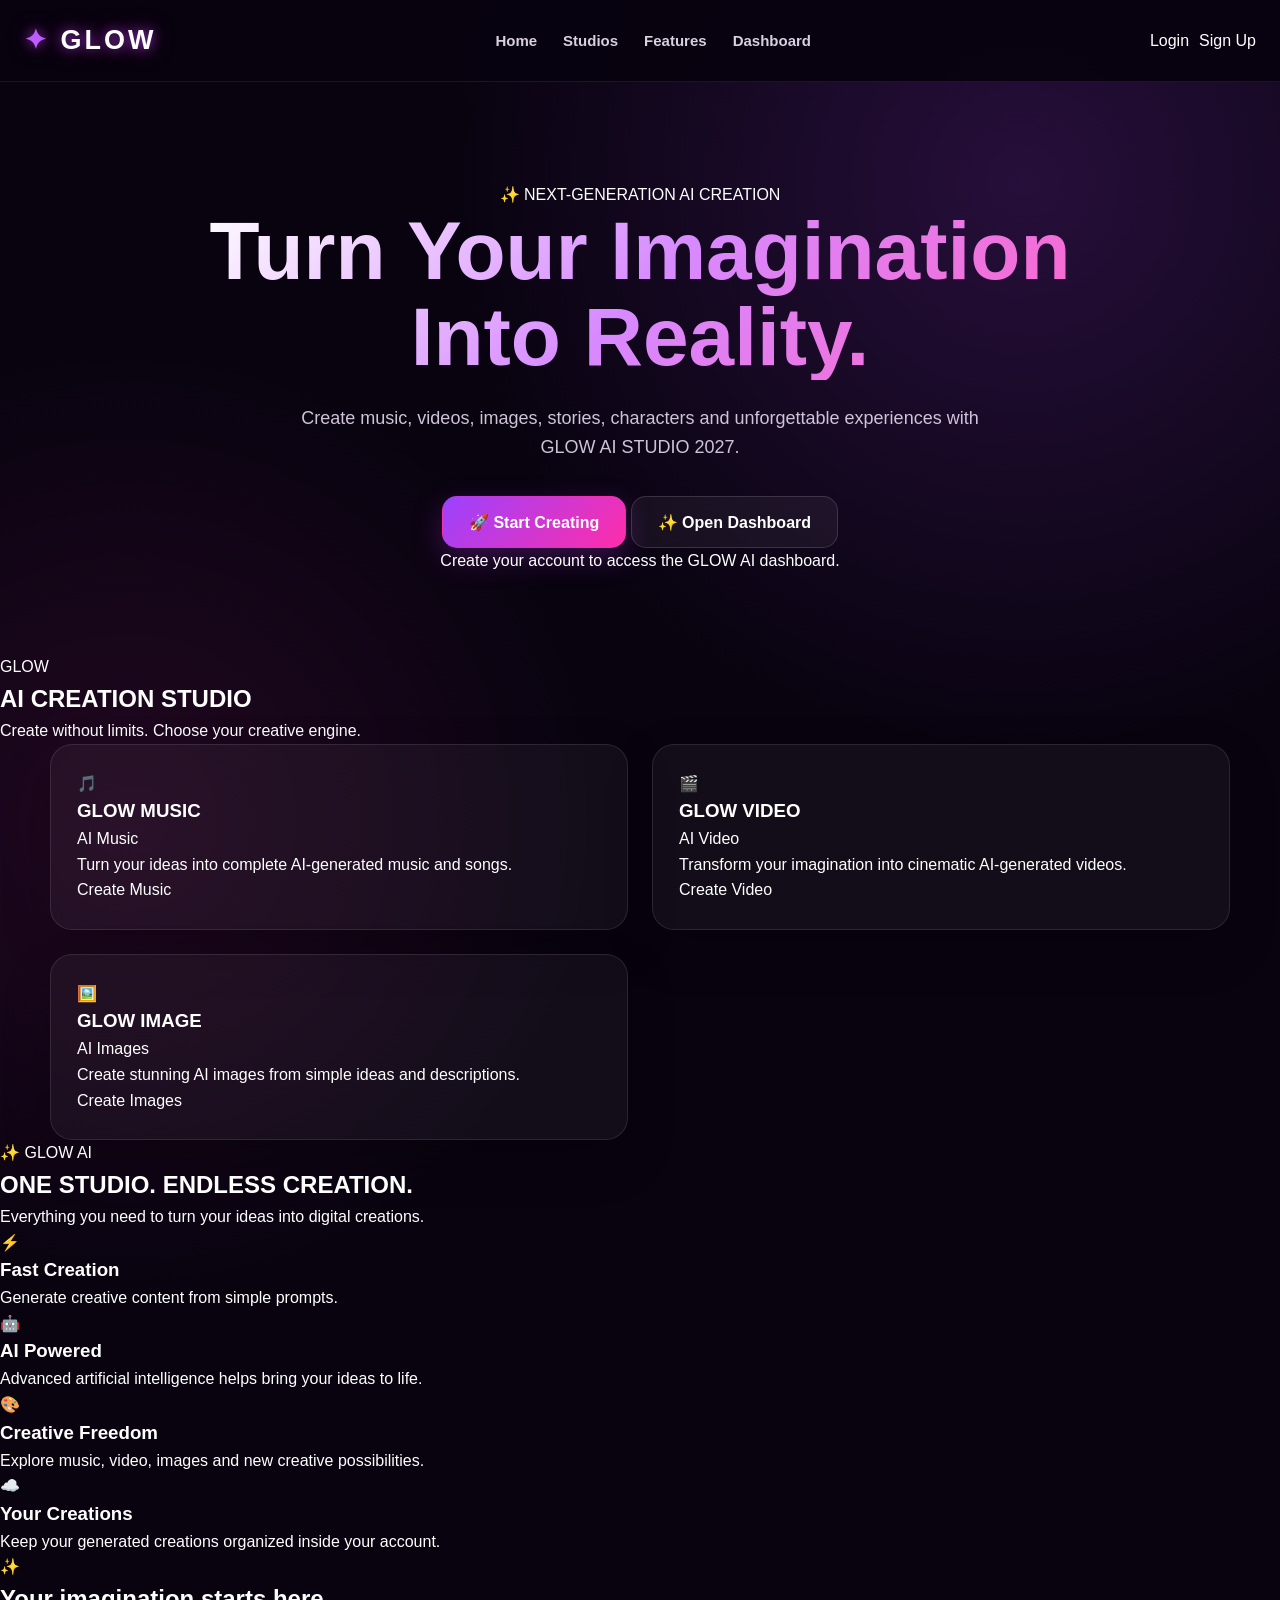
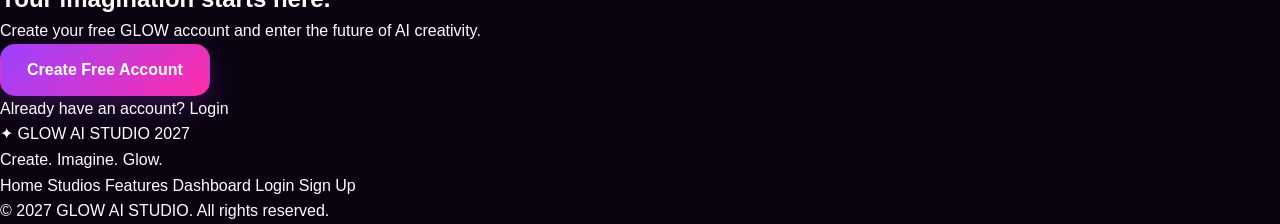
<file: index.html>
<!DOCTYPE html><html lang="en"><head>
    <meta charset="UTF-8"><meta
    name="viewport"
    content="width=device-width, initial-scale=1.0"
>

<title>GLOW AI STUDIO 2027</title>

<meta
    name="description"
    content="GLOW AI STUDIO 2027 — Next-generation AI creative studio."
>

<link rel="stylesheet" href="/style.css">

</head><body><!-- =========================
     HEADER
========================== -->
<header class="topbar">

    <div class="logo">
        <span class="logo-star">✦</span>
        <span>GLOW</span>
    </div>

    <nav class="nav-links">
        <a href="#home">Home</a>
        <a href="#studios">Studios</a>
        <a href="#features">Features</a>

        <!-- DASHBOARD -->
        <a href="/dashboard.html" class="nav-dashboard">
            Dashboard
        </a>
    </nav>

    <div class="nav-actions">

        <a href="/login.html" class="nav-login">
            Login
        </a>

        <a href="/signup.html" class="nav-signup">
            Sign Up
        </a>

    </div>

</header>


<!-- =========================
     HERO
========================== -->
<main id="home">

    <section class="hero">

        <div class="hero-glow glow-one"></div>
        <div class="hero-glow glow-two"></div>

        <div class="hero-content">

            <div class="hero-badge">
                ✨ NEXT-GENERATION AI CREATION
            </div>

            <h1>
                Turn Your
                <span>Imagination</span>
                Into Reality.
            </h1>

            <p>
                Create music, videos, images, stories,
                characters and unforgettable experiences
                with GLOW AI STUDIO 2027.
            </p>

            <div class="hero-buttons">

                <a
                    href="/signup.html"
                    class="primary-btn"
                >
                    🚀 Start Creating
                </a>

                <a
                    href="/dashboard.html"
                    class="secondary-btn"
                >
                    ✨ Open Dashboard
                </a>

            </div>

            <div class="hero-note">
                Create your account to access the GLOW AI dashboard.
            </div>

        </div>

    </section>


    <!-- =========================
         STUDIOS
    ========================== -->
    <section
        class="studios-section"
        id="studios"
    >

        <div class="section-heading">

            <div class="section-badge">
                GLOW
            </div>

            <h2>
                AI CREATION STUDIO
            </h2>

            <p>
                Create without limits.
                Choose your creative engine.
            </p>

        </div>


        <div class="studio-grid">

            <!-- MUSIC -->
            <div class="studio-card music-card">

                <div class="studio-icon">
                    🎵
                </div>

                <h3>
                    GLOW MUSIC
                </h3>

                <span>
                    AI Music
                </span>

                <p>
                    Turn your ideas into complete
                    AI-generated music and songs.
                </p>

                <a
                    href="/signup.html"
                    class="studio-btn"
                >
                    Create Music
                </a>

            </div>


            <!-- VIDEO -->
            <div class="studio-card video-card">

                <div class="studio-icon">
                    🎬
                </div>

                <h3>
                    GLOW VIDEO
                </h3>

                <span>
                    AI Video
                </span>

                <p>
                    Transform your imagination into
                    cinematic AI-generated videos.
                </p>

                <a
                    href="/signup.html"
                    class="studio-btn"
                >
                    Create Video
                </a>

            </div>


            <!-- IMAGE -->
            <div class="studio-card image-card">

                <div class="studio-icon">
                    🖼️
                </div>

                <h3>
                    GLOW IMAGE
                </h3>

                <span>
                    AI Images
                </span>

                <p>
                    Create stunning AI images from
                    simple ideas and descriptions.
                </p>

                <a
                    href="/signup.html"
                    class="studio-btn"
                >
                    Create Images
                </a>

            </div>

        </div>

    </section>


    <!-- =========================
         FEATURES
    ========================== -->
    <section
        class="features-section"
        id="features"
    >

        <div class="section-heading">

            <div class="section-badge">
                ✨ GLOW AI
            </div>

            <h2>
                ONE STUDIO.
                <span>ENDLESS CREATION.</span>
            </h2>

            <p>
                Everything you need to turn your ideas
                into digital creations.
            </p>

        </div>


        <div class="features-grid">

            <div class="feature-card">

                <div class="feature-icon">
                    ⚡
                </div>

                <h3>
                    Fast Creation
                </h3>

                <p>
                    Generate creative content from
                    simple prompts.
                </p>

            </div>


            <div class="feature-card">

                <div class="feature-icon">
                    🤖
                </div>

                <h3>
                    AI Powered
                </h3>

                <p>
                    Advanced artificial intelligence
                    helps bring your ideas to life.
                </p>

            </div>


            <div class="feature-card">

                <div class="feature-icon">
                    🎨
                </div>

                <h3>
                    Creative Freedom
                </h3>

                <p>
                    Explore music, video, images and
                    new creative possibilities.
                </p>

            </div>


            <div class="feature-card">

                <div class="feature-icon">
                    ☁️
                </div>

                <h3>
                    Your Creations
                </h3>

                <p>
                    Keep your generated creations
                    organized inside your account.
                </p>

            </div>

        </div>

    </section>


    <!-- =========================
         FINAL CTA
    ========================== -->
    <section class="cta-section">

        <div class="cta-box">

            <div class="cta-icon">
                ✨
            </div>

            <h2>
                Your imagination starts here.
            </h2>

            <p>
                Create your free GLOW account and
                enter the future of AI creativity.
            </p>

            <a
                href="/signup.html"
                class="primary-btn"
            >
                Create Free Account
            </a>

            <div class="cta-login">

                Already have an account?

                <a href="/login.html">
                    Login
                </a>

            </div>

        </div>

    </section>

</main>


<!-- =========================
     FOOTER
========================== -->
<footer class="footer">

    <div class="footer-logo">
        ✦ GLOW AI STUDIO 2027
    </div>

    <p>
        Create. Imagine. Glow.
    </p>

    <div class="footer-links">

        <a href="#home">
            Home
        </a>

        <a href="#studios">
            Studios
        </a>

        <a href="#features">
            Features
        </a>

        <a href="/dashboard.html">
            Dashboard
        </a>

        <a href="/login.html">
            Login
        </a>

        <a href="/signup.html">
            Sign Up
        </a>

    </div>

    <div class="copyright">
        © 2027 GLOW AI STUDIO. All rights reserved.
    </div>

</footer>


<!-- =========================
     JAVASCRIPT
========================== -->
<script>

    /* Smooth scrolling */

    document
        .querySelectorAll('a[href^="#"]')
        .forEach(link => {

            link.addEventListener(
                "click",
                function(event) {

                    const target =
                        document.querySelector(
                            this.getAttribute("href")
                        );

                    if (target) {

                        event.preventDefault();

                        target.scrollIntoView({
                            behavior: "smooth",
                            block: "start"
                        });

                    }

                }
            );

        });


    /* =========================
       DASHBOARD ACCESS
    ========================== */

    document
        .querySelectorAll(
            'a[href="/dashboard.html"]'
        )
        .forEach(button => {

            button.addEventListener(
                "click",
                async function(event) {

                    event.preventDefault();

                    try {

                        const response =
                            await fetch(
                                "/api/auth/me",
                                {
                                    method: "GET",
                                    credentials: "include"
                                }
                            );

                        if (response.ok) {

                            window.location.href =
                                "/dashboard.html";

                        } else {

                            window.location.href =
                                "/login.html";

                        }

                    } catch (error) {

                        window.location.href =
                            "/login.html";

                    }

                }
            );

        });

</script>

</body></html>
</file>
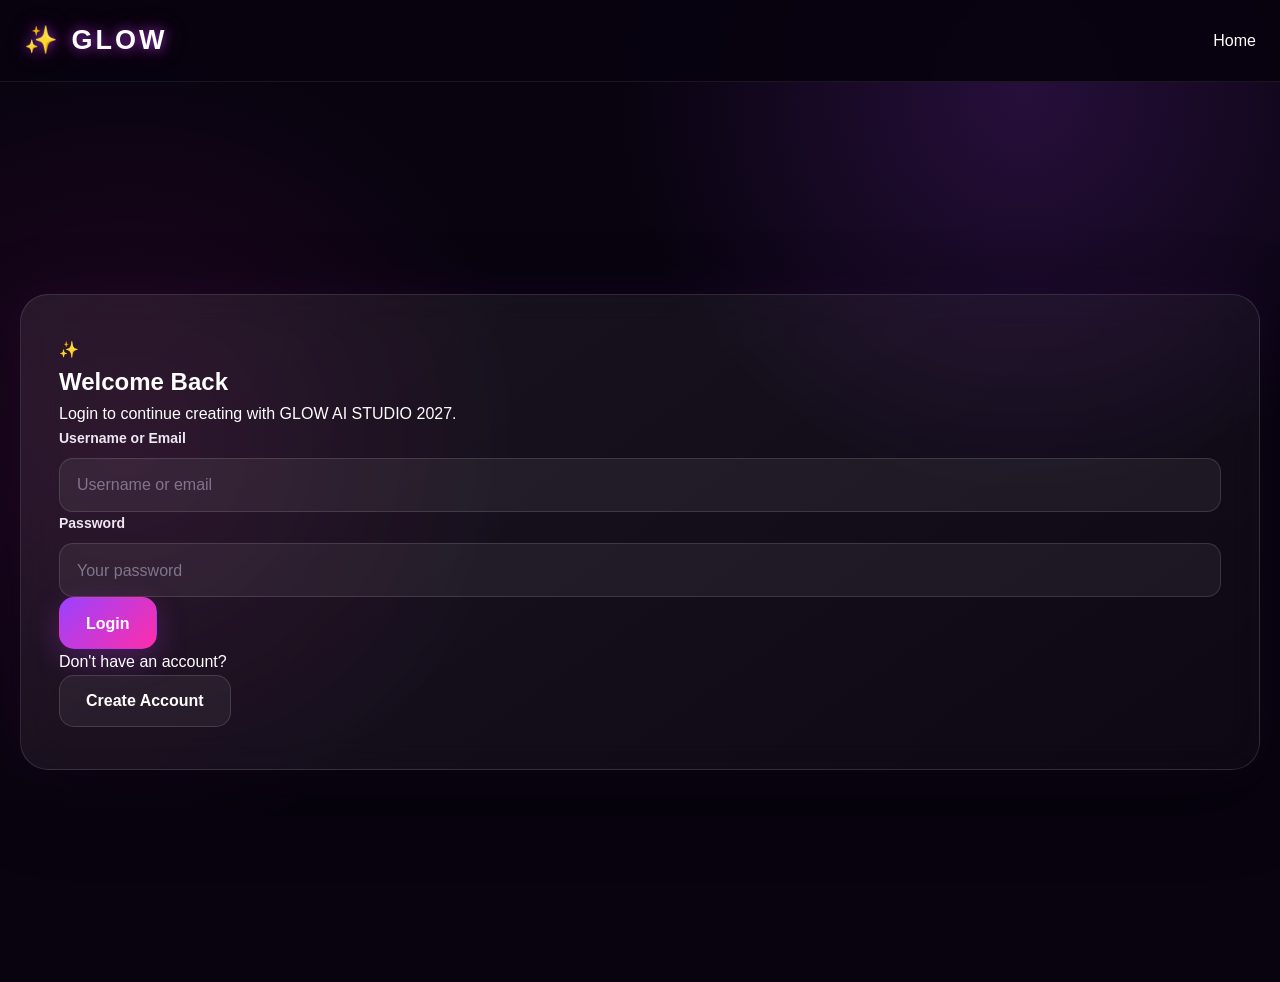
<file: login.html>
<!DOCTYPE html>
<html lang="en">
<head>
    <meta charset="UTF-8">
    <meta name="viewport" content="width=device-width, initial-scale=1.0">

    <title>Login — GLOW AI STUDIO 2027</title>

    <meta
        name="description"
        content="Login to GLOW AI STUDIO 2027."
    >

    <link rel="stylesheet" href="/style.css">
</head>

<body>

    <header class="topbar">
        <div class="logo">
            ✨ GLOW
        </div>

        <a href="/" class="nav-link">Home</a>
    </header>

    <main class="auth-page">

        <section class="auth-card">

            <div class="auth-icon">✨</div>

            <h1>Welcome Back</h1>

            <p class="auth-subtitle">
                Login to continue creating with GLOW AI STUDIO 2027.
            </p>

            <form id="loginForm">

                <div class="form-group">
                    <label for="loginUsername">
                        Username or Email
                    </label>

                    <input
                        type="text"
                        id="loginUsername"
                        name="username"
                        placeholder="Username or email"
                        autocomplete="username"
                        required
                    >
                </div>

                <div class="form-group">
                    <label for="loginPassword">
                        Password
                    </label>

                    <input
                        type="password"
                        id="loginPassword"
                        name="password"
                        placeholder="Your password"
                        autocomplete="current-password"
                        required
                    >
                </div>

                <button
                    type="submit"
                    class="primary-btn auth-submit"
                    id="loginButton"
                >
                    Login
                </button>

                <p id="loginMessage" class="auth-message"></p>

            </form>

            <div class="auth-divider">
                <span>Don't have an account?</span>
            </div>

            <a href="/signup.html" class="secondary-btn">
                Create Account
            </a>

        </section>

    </main>

    <script>
        const loginForm = document.getElementById("loginForm");
        const loginButton = document.getElementById("loginButton");
        const loginMessage = document.getElementById("loginMessage");

        loginForm.addEventListener("submit", async function(event) {

            event.preventDefault();

            loginButton.disabled = true;
            loginButton.textContent = "Logging In...";

            loginMessage.textContent = "";
            loginMessage.className = "auth-message";

            const identifier = document
                .getElementById("loginUsername")
                .value
                .trim();

            const password = document
                .getElementById("loginPassword")
                .value;

            if (!identifier || !password) {
                loginMessage.textContent =
                    "Please enter your username/email and password.";

                loginMessage.classList.add("error");

                loginButton.disabled = false;
                loginButton.textContent = "Login";

                return;
            }

            try {

                const response = await fetch("/api/auth/login", {
                    method: "POST",

                    credentials: "include",

                    headers: {
                        "Content-Type": "application/json",
                        "Accept": "application/json"
                    },

                    /*
                     * Send the identifier in all compatible fields.
                     * This supports both username and email login.
                     */
                    body: JSON.stringify({
                        identifier: identifier,
                        username: identifier,
                        email: identifier,
                        password: password
                    })
                });

                /*
                 * Read response as text first so an empty or
                 * non-JSON response does not cause:
                 *
                 * Unexpected end of JSON input
                 */
                const rawResponse = await response.text();

                let data = {};

                if (rawResponse.trim()) {

                    try {

                        data = JSON.parse(rawResponse);

                    } catch (jsonError) {

                        console.error(
                            "Invalid server response:",
                            rawResponse
                        );

                        throw new Error(
                            "The server returned an unexpected response. Please try again."
                        );
                    }
                }

                /*
                 * Login failed.
                 */
                if (!response.ok) {

                    throw new Error(
                        data.error ||
                        data.message ||
                        "Invalid username/email or password."
                    );
                }

                /*
                 * Login successful.
                 */
                loginMessage.textContent =
                    data.message ||
                    "Login successful. Opening your dashboard...";

                loginMessage.classList.add("success");

                loginButton.textContent = "Login Successful ✓";

                /*
                 * Give Flask time to establish the session
                 * before opening the dashboard.
                 */
                setTimeout(function() {

                    window.location.href = "/dashboard.html";

                }, 700);

            } catch (error) {

                console.error("Login error:", error);

                loginMessage.textContent =
                    error.message ||
                    "Login failed. Please try again.";

                loginMessage.classList.add("error");

                loginButton.disabled = false;
                loginButton.textContent = "Login";
            }

        });
    </script>

</body>
</html>
</file>
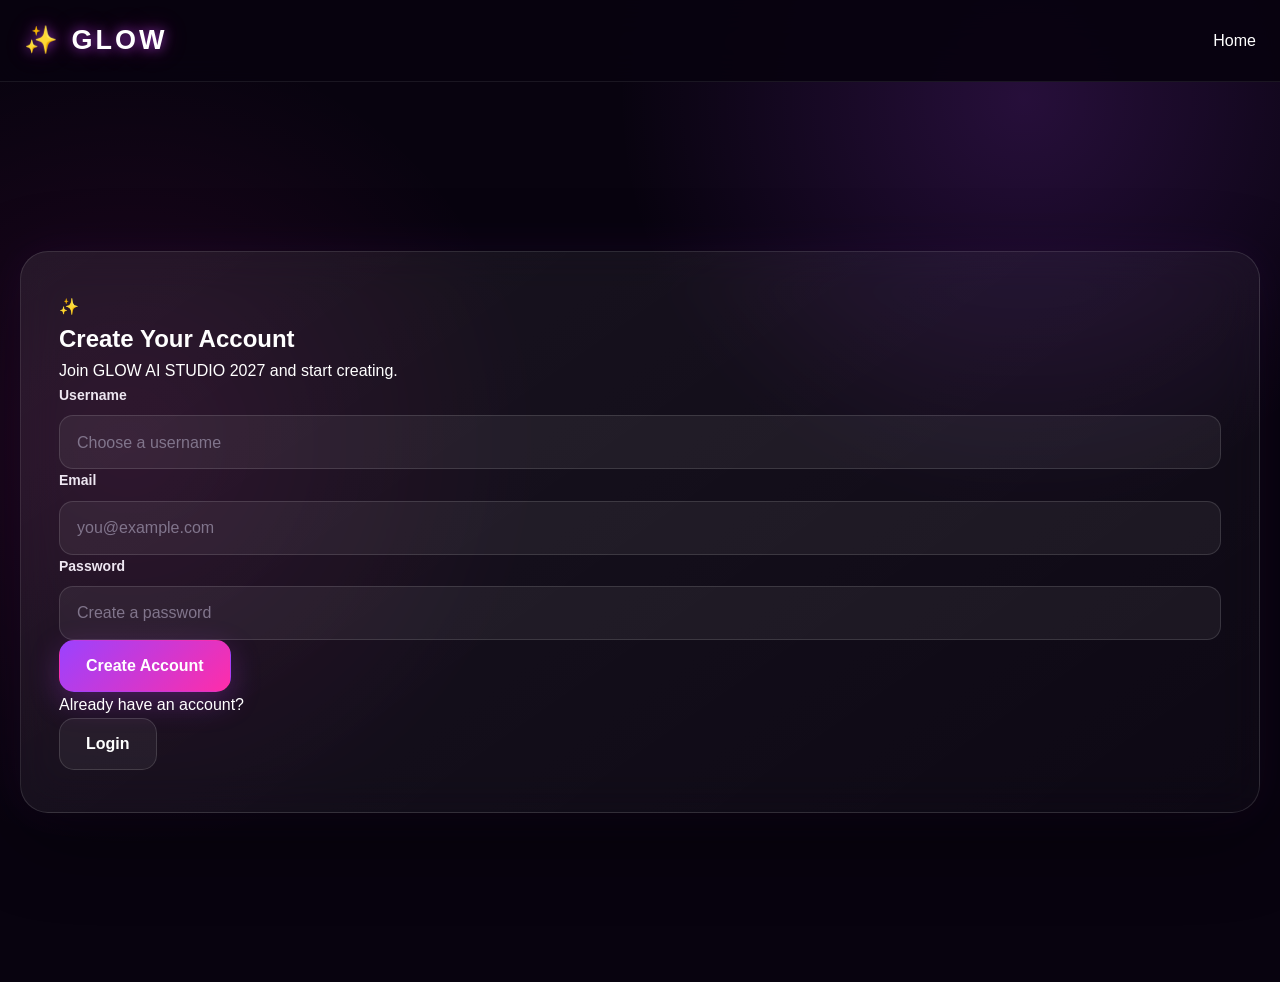
<file: signup.html>
<!DOCTYPE html>
<html lang="en">
<head>
    <meta charset="UTF-8">
    <meta name="viewport" content="width=device-width, initial-scale=1.0">

    <title>Sign Up — GLOW AI STUDIO 2027</title>

    <meta
        name="description"
        content="Create your GLOW AI STUDIO 2027 account."
    >

    <link rel="stylesheet" href="/style.css">
</head>

<body>

    <header class="topbar">
        <div class="logo">
            ✨ GLOW
        </div>

        <a href="/" class="nav-link">Home</a>
    </header>

    <main class="auth-page">

        <section class="auth-card">

            <div class="auth-icon">✨</div>

            <h1>Create Your Account</h1>

            <p class="auth-subtitle">
                Join GLOW AI STUDIO 2027 and start creating.
            </p>

            <form id="signupForm">

                <div class="form-group">
                    <label for="signupUsername">Username</label>

                    <input
                        type="text"
                        id="signupUsername"
                        name="username"
                        placeholder="Choose a username"
                        autocomplete="username"
                        required
                        minlength="3"
                    >
                </div>

                <div class="form-group">
                    <label for="signupEmail">Email</label>

                    <input
                        type="email"
                        id="signupEmail"
                        name="email"
                        placeholder="you@example.com"
                        autocomplete="email"
                        required
                    >
                </div>

                <div class="form-group">
                    <label for="signupPassword">Password</label>

                    <input
                        type="password"
                        id="signupPassword"
                        name="password"
                        placeholder="Create a password"
                        autocomplete="new-password"
                        required
                        minlength="6"
                    >
                </div>

                <button
                    type="submit"
                    class="primary-btn auth-submit"
                    id="signupButton"
                >
                    Create Account
                </button>

                <p id="signupMessage" class="auth-message"></p>

            </form>

            <div class="auth-divider">
                <span>Already have an account?</span>
            </div>

            <a href="/login.html" class="secondary-btn">
                Login
            </a>

        </section>

    </main>

    <script>
        const signupForm = document.getElementById("signupForm");
        const signupButton = document.getElementById("signupButton");
        const signupMessage = document.getElementById("signupMessage");

        signupForm.addEventListener("submit", async function(event) {
            event.preventDefault();

            signupButton.disabled = true;
            signupButton.textContent = "Creating Account...";
            signupMessage.textContent = "";
            signupMessage.className = "auth-message";

            const username = document
                .getElementById("signupUsername")
                .value
                .trim();

            const email = document
                .getElementById("signupEmail")
                .value
                .trim();

            const password = document
                .getElementById("signupPassword")
                .value;

            try {
                const response = await fetch("/api/auth/signup", {
                    method: "POST",

                    credentials: "include",

                    headers: {
                        "Content-Type": "application/json",
                        "Accept": "application/json"
                    },

                    body: JSON.stringify({
                        username: username,
                        email: email,
                        password: password
                    })
                });

                /*
                 * Read the response as text first.
                 * This prevents:
                 * "Unexpected end of JSON input"
                 */
                const rawResponse = await response.text();

                let data = {};

                if (rawResponse.trim()) {
                    try {
                        data = JSON.parse(rawResponse);
                    } catch (jsonError) {
                        console.error(
                            "Server returned invalid JSON:",
                            rawResponse
                        );

                        throw new Error(
                            "The server returned an unexpected response. Please try again."
                        );
                    }
                }

                /*
                 * Handle server errors.
                 */
                if (!response.ok) {
                    throw new Error(
                        data.error ||
                        data.message ||
                        `Unable to create account. Server returned ${response.status}.`
                    );
                }

                /*
                 * Successful signup.
                 *
                 * Your Flask backend already creates the session,
                 * so the user can go directly to the dashboard.
                 */
                signupMessage.textContent =
                    data.message ||
                    "Account created successfully. Opening your dashboard...";

                signupMessage.classList.add("success");

                signupButton.textContent = "Account Created ✓";

                setTimeout(function() {
                    window.location.href = "/dashboard.html";
                }, 800);

            } catch (error) {

                console.error("Signup error:", error);

                signupMessage.textContent =
                    error.message ||
                    "Something went wrong. Please try again.";

                signupMessage.classList.add("error");

                signupButton.disabled = false;
                signupButton.textContent = "Create Account";
            }
        });
    </script>

</body>
    </html>
</file>
<file: style.css>
/* =========================================================
   GLOW AI STUDIO 2027
   COMPLETE CLEAN RESPONSIVE STYLE
   ========================================================= */

* {
    margin: 0;
    padding: 0;
    box-sizing: border-box;
}

html {
    width: 100%;
    min-height: 100%;
    scroll-behavior: smooth;
    overflow-x: hidden;
}

body {
    width: 100%;
    min-height: 100vh;
    overflow-x: hidden;

    background:
        radial-gradient(
            circle at 80% 10%,
            rgba(177, 68, 255, 0.18),
            transparent 30%
        ),
        radial-gradient(
            circle at 10% 45%,
            rgba(255, 48, 190, 0.10),
            transparent 32%
        ),
        #08030f;

    color: #ffffff;
    font-family: Arial, Helvetica, sans-serif;
    line-height: 1.6;
}

/* =========================================================
   GLOBAL
   ========================================================= */

img,
video,
canvas {
    max-width: 100%;
    height: auto;
}

a {
    color: inherit;
    text-decoration: none;
}

button,
input,
select,
textarea {
    font: inherit;
}

button {
    cursor: pointer;
}

.container {
    width: min(1180px, calc(100% - 40px));
    margin: 0 auto;
}

/* =========================================================
   HEADER
   ========================================================= */

.topbar {
    width: 100%;
    min-height: 82px;
    padding: 16px 24px;

    background: rgba(8, 3, 15, 0.94);
    border-bottom: 1px solid rgba(255, 255, 255, 0.08);

    display: flex;
    align-items: center;
    justify-content: space-between;
    gap: 24px;

    position: sticky;
    top: 0;
    z-index: 1000;

    backdrop-filter: blur(18px);
}

.logo {
    flex-shrink: 0;

    font-size: 27px;
    font-weight: 900;
    letter-spacing: 3px;

    color: #ffffff;

    text-shadow:
        0 0 12px rgba(190, 75, 255, 0.7),
        0 0 25px rgba(255, 44, 195, 0.35);
}

.logo::first-letter {
    color: #c05cff;
}

nav {
    display: flex;
    align-items: center;
    justify-content: center;

    gap: 26px;
    flex: 1;
    min-width: 0;
}

nav a {
    color: #d8cfe1;
    font-size: 15px;
    font-weight: 700;
    white-space: nowrap;

    transition: 0.25s ease;
}

nav a:hover {
    color: #ffffff;

    text-shadow:
        0 0 12px #c94dff;
}

.nav-actions {
    display: flex;
    align-items: center;
    gap: 10px;
    flex-shrink: 0;
}

/* =========================================================
   BUTTONS
   ========================================================= */

.btn,
.primary-btn,
.secondary-btn,
.btn-primary,
.btn-secondary {
    min-height: 52px;
    padding: 0 26px;

    border-radius: 15px;
    border: 1px solid transparent;

    display: inline-flex;
    align-items: center;
    justify-content: center;

    text-align: center;
    font-weight: 800;

    transition:
        transform 0.2s ease,
        box-shadow 0.2s ease,
        background 0.2s ease;
}

.btn:hover,
.primary-btn:hover,
.secondary-btn:hover,
.btn-primary:hover,
.btn-secondary:hover {
    transform: translateY(-2px);
}

.primary-btn,
.btn-primary {
    color: #ffffff;

    background:
        linear-gradient(
            135deg,
            #9b42ff,
            #ff2da9
        );

    box-shadow:
        0 10px 30px rgba(196, 60, 255, 0.25);
}

.secondary-btn,
.btn-secondary {
    color: #ffffff;

    background: rgba(255, 255, 255, 0.05);

    border-color:
        rgba(255, 255, 255, 0.14);
}

/* =========================================================
   LANDING / HERO
   ========================================================= */

.hero {
    width: 100%;
    padding: 100px 20px 80px;
    text-align: center;
}

.hero h1 {
    max-width: 900px;
    margin: 0 auto 24px;

    font-size: clamp(42px, 7vw, 82px);
    line-height: 1.05;
    font-weight: 900;

    background:
        linear-gradient(
            135deg,
            #ffffff,
            #d78aff,
            #ff61c6
        );

    -webkit-background-clip: text;
    background-clip: text;
    color: transparent;
}

.hero p {
    max-width: 700px;
    margin: 0 auto 35px;

    color: #cfc3d8;
    font-size: 18px;
}

/* =========================================================
   AUTH PAGES
   LOGIN + SIGNUP
   ========================================================= */

.auth-page {
    width: 100%;
    min-height: 100vh;

    display: flex;
    align-items: center;
    justify-content: center;

    padding: 50px 20px;
}

.auth-container {
    width: 100%;
    max-width: 470px;
    margin: 0 auto;
}

.auth-card {
    width: 100%;

    padding: 42px 38px;

    background:
        linear-gradient(
            145deg,
            rgba(255, 255, 255, 0.075),
            rgba(255, 255, 255, 0.025)
        );

    border:
        1px solid rgba(255, 255, 255, 0.12);

    border-radius: 28px;

    box-shadow:
        0 25px 80px rgba(0, 0, 0, 0.45),
        0 0 45px rgba(179, 64, 255, 0.08);

    backdrop-filter: blur(20px);
}

/* =========================================================
   AUTH HEADER
   ========================================================= */

.auth-header,
.login-header,
.signup-header {
    text-align: center;

    margin-bottom: 36px;
}

.auth-logo,
.login-logo,
.signup-logo {
    width: 82px;
    height: 82px;

    margin: 0 auto 24px;

    border-radius: 22px;

    display: flex;
    align-items: center;
    justify-content: center;

    background:
        linear-gradient(
            135deg,
            #9b42ff,
            #ff2da9
        );

    box-shadow:
        0 12px 40px rgba(190, 60, 255, 0.35);
}

.auth-logo img,
.login-logo img,
.signup-logo img {
    width: 100%;
    height: 100%;

    object-fit: cover;

    border-radius: inherit;
}

.auth-header h1,
.login-header h1,
.signup-header h1 {
    font-size: 30px;
    line-height: 1.2;

    margin-bottom: 10px;
}

.auth-header p,
.login-header p,
.signup-header p {
    color: #bdb1c7;
    font-size: 15px;
}

/* =========================================================
   AUTH FORM
   ========================================================= */

.auth-form,
.login-form,
.signup-form {
    width: 100%;

    display: flex;
    flex-direction: column;

    gap: 22px;
}

/* =========================================================
   FORM GROUPS
   ========================================================= */

.form-group {
    width: 100%;
    margin: 0;
}

.form-group label,
.auth-form label,
.login-form label,
.signup-form label {
    display: block;

    margin-bottom: 9px;

    color: #eee7f2;

    font-size: 14px;
    font-weight: 700;
}

/* =========================================================
   INPUTS
   ========================================================= */

.form-group input,
.auth-form input,
.login-form input,
.signup-form input,
.auth-form select,
.login-form select,
.signup-form select,
.auth-form textarea,
.login-form textarea,
.signup-form textarea {
    width: 100%;

    min-height: 54px;

    padding: 0 17px;

    color: #ffffff;

    background:
        rgba(255, 255, 255, 0.055);

    border:
        1px solid rgba(255, 255, 255, 0.13);

    border-radius: 14px;

    outline: none;

    transition:
        border-color 0.2s ease,
        box-shadow 0.2s ease,
        background 0.2s ease;
}

.auth-form textarea,
.login-form textarea,
.signup-form textarea {
    padding: 14px 17px;

    min-height: 120px;

    resize: vertical;
}

.form-group input::placeholder,
.auth-form input::placeholder,
.login-form input::placeholder,
.signup-form input::placeholder {
    color: #81758c;
}

/* =========================================================
   INPUT FOCUS
   ========================================================= */

.form-group input:focus,
.auth-form input:focus,
.login-form input:focus,
.signup-form input:focus,
.auth-form textarea:focus,
.login-form textarea:focus,
.signup-form textarea:focus {
    border-color: #b84dff;

    background:
        rgba(255, 255, 255, 0.075);

    box-shadow:
        0 0 0 3px rgba(184, 77, 255, 0.12),
        0 0 22px rgba(184, 77, 255, 0.10);
}

/* =========================================================
   FILE INPUT
   ========================================================= */

input[type="file"] {
    min-height: auto;

    padding: 12px;

    cursor: pointer;
}

input[type="file"]::file-selector-button {
    margin-right: 12px;

    padding: 9px 14px;

    border: none;
    border-radius: 10px;

    color: #ffffff;

    background:
        linear-gradient(
            135deg,
            #9b42ff,
            #ff2da9
        );

    font-weight: 700;

    cursor: pointer;
}

/* =========================================================
   AUTH BUTTON
   ========================================================= */

.auth-form button,
.login-form button,
.signup-form button {
    width: 100%;

    min-height: 56px;

    margin-top: 4px;

    border: none;
    border-radius: 15px;

    color: #ffffff;

    font-weight: 800;
    font-size: 16px;

    background:
        linear-gradient(
            135deg,
            #9b42ff,
            #ff2da9
        );

    box-shadow:
        0 12px 32px rgba(195, 57, 255, 0.25);

    transition:
        transform 0.2s ease,
        box-shadow 0.2s ease;
}

.auth-form button:hover,
.login-form button:hover,
.signup-form button:hover {
    transform: translateY(-2px);

    box-shadow:
        0 16px 40px rgba(195, 57, 255, 0.38);
}

/* =========================================================
   AUTH FOOTER
   ========================================================= */

.auth-footer,
.login-footer,
.signup-footer {
    margin-top: 28px;

    text-align: center;

    color: #a99dae;

    font-size: 14px;
}

.auth-footer a,
.login-footer a,
.signup-footer a {
    color: #d979ff;

    font-weight: 800;

    transition: 0.2s ease;
}

.auth-footer a:hover,
.login-footer a:hover,
.signup-footer a:hover {
    color: #ff70c9;

    text-shadow:
        0 0 12px rgba(255, 75, 205, 0.5);
}

/* =========================================================
   AUTH MESSAGE / ERROR
   ========================================================= */

.auth-message,
.login-message,
.signup-message,
.error-message,
.success-message {
    width: 100%;

    margin-top: 6px;

    padding: 12px 14px;

    border-radius: 12px;

    font-size: 14px;

    text-align: center;
}

.auth-message:empty,
.login-message:empty,
.signup-message:empty,
.error-message:empty,
.success-message:empty {
    display: none;
}

/* =========================================================
   DASHBOARD
   ========================================================= */

.dashboard {
    width: 100%;

    padding: 45px 20px 80px;
}

.dashboard-header {
    width: min(1180px, 100%);

    margin: 0 auto 35px;
}

.dashboard-header h1 {
    font-size: clamp(30px, 5vw, 52px);

    line-height: 1.15;

    margin-bottom: 10px;
}

.dashboard-header p {
    color: #bdb1c7;
}

/* =========================================================
   CARDS
   ========================================================= */

.card,
.studio-card,
.plan-card,
.workspace-card {
    background:
        rgba(255, 255, 255, 0.045);

    border:
        1px solid rgba(255, 255, 255, 0.10);

    border-radius: 22px;

    padding: 26px;

    box-shadow:
        0 20px 50px rgba(0, 0, 0, 0.20);
}

/* =========================================================
   STUDIO GRID
   ========================================================= */

.studio-grid {
    width: min(1180px, 100%);

    margin: 0 auto;

    display: grid;

    grid-template-columns:
        repeat(2, minmax(0, 1fr));

    gap: 24px;
}

/* =========================================================
   WORKSPACE
   ========================================================= */

.workspace {
    width: min(1180px, 100%);

    margin: 30px auto 0;
}

/* =========================================================
   MODALS
   ========================================================= */

.modal,
.popup,
.dialog {
    position: fixed;

    inset: 0;

    z-index: 3000;

    display: flex;

    align-items: center;
    justify-content: center;

    padding: 20px;

    background:
        rgba(0, 0, 0, 0.72);

    backdrop-filter: blur(10px);
}

.modal-content,
.popup-content,
.dialog-content {
    width: min(520px, 100%);

    max-height: 90vh;

    overflow-y: auto;

    padding: 30px;

    background:
        #12091b;

    border:
        1px solid rgba(255, 255, 255, 0.12);

    border-radius: 24px;
}

/* =========================================================
   MODAL FORM SPACING
   ========================================================= */

.modal-content form,
.popup-content form,
.dialog-content form {
    display: flex;

    flex-direction: column;

    gap: 18px;
}

.modal-content label,
.popup-content label,
.dialog-content label {
    display: block;

    margin-bottom: 7px;

    font-size: 14px;

    font-weight: 700;

    color: #eee7f2;
}

.modal-content input,
.modal-content textarea,
.modal-content select,
.popup-content input,
.popup-content textarea,
.popup-content select,
.dialog-content input,
.dialog-content textarea,
.dialog-content select {
    width: 100%;

    min-height: 50px;

    padding: 12px 15px;

    color: #ffffff;

    background:
        rgba(255, 255, 255, 0.055);

    border:
        1px solid rgba(255, 255, 255, 0.13);

    border-radius: 12px;

    outline: none;
}

.modal-content textarea,
.popup-content textarea,
.dialog-content textarea {
    min-height: 110px;

    resize: vertical;
}

/* =========================================================
   HIDDEN ELEMENT
   ========================================================= */

.hidden {
    display: none !important;
}

/* =========================================================
   MOBILE
   ========================================================= */

@media (max-width: 700px) {

    .container {
        width: min(100% - 28px, 1180px);
    }

    .topbar {
        min-height: 70px;

        padding: 12px 16px;
    }

    .logo {
        font-size: 22px;

        letter-spacing: 2px;
    }

    nav {
        display: none;
    }

    .hero {
        padding: 70px 18px 55px;
    }

    .hero h1 {
        font-size: 43px;
    }

    .hero p {
        font-size: 16px;
    }

    /* AUTH */

    .auth-page {
        min-height: 100vh;

        padding: 30px 16px;
    }

    .auth-card {
        padding: 32px 22px;

        border-radius: 22px;
    }

    .auth-header,
    .login-header,
    .signup-header {
        margin-bottom: 32px;
    }

    .auth-logo,
    .login-logo,
    .signup-logo {
        width: 72px;
        height: 72px;

        margin-bottom: 20px;
    }

    .auth-header h1,
    .login-header h1,
    .signup-header h1 {
        font-size: 27px;
    }

    .auth-form,
    .login-form,
    .signup-form {
        gap: 20px;
    }

    .form-group label,
    .auth-form label,
    .login-form label,
    .signup-form label {
        margin-bottom: 8px;
    }

    .form-group input,
    .auth-form input,
    .login-form input,
    .signup-form input {
        min-height: 53px;
    }

    .studio-grid {
        grid-template-columns: 1fr;

        gap: 18px;
    }

    .dashboard {
        padding: 30px 16px 60px;
    }

    .card,
    .studio-card,
    .plan-card,
    .workspace-card {
        padding: 20px;
    }

    .modal,
    .popup,
    .dialog {
        padding: 14px;
    }

    .modal-content,
    .popup-content,
    .dialog-content {
        padding: 22px;

        border-radius: 20px;
    }
}

/* =========================================================
   SMALL PHONES
   ========================================================= */

@media (max-width: 420px) {

    .auth-page {
        padding: 22px 12px;
    }

    .auth-card {
        padding: 28px 18px;

        border-radius: 20px;
    }

    .auth-form,
    .login-form,
    .signup-form {
        gap: 19px;
    }

    .auth-header h1,
    .login-header h1,
    .signup-header h1 {
        font-size: 25px;
    }

    .auth-logo,
    .login-logo,
    .signup-logo {
        width: 68px;
        height: 68px;
    }

    .auth-form button,
    .login-form button,
    .signup-form button {
        min-height: 54px;
    }
   }
</file>
